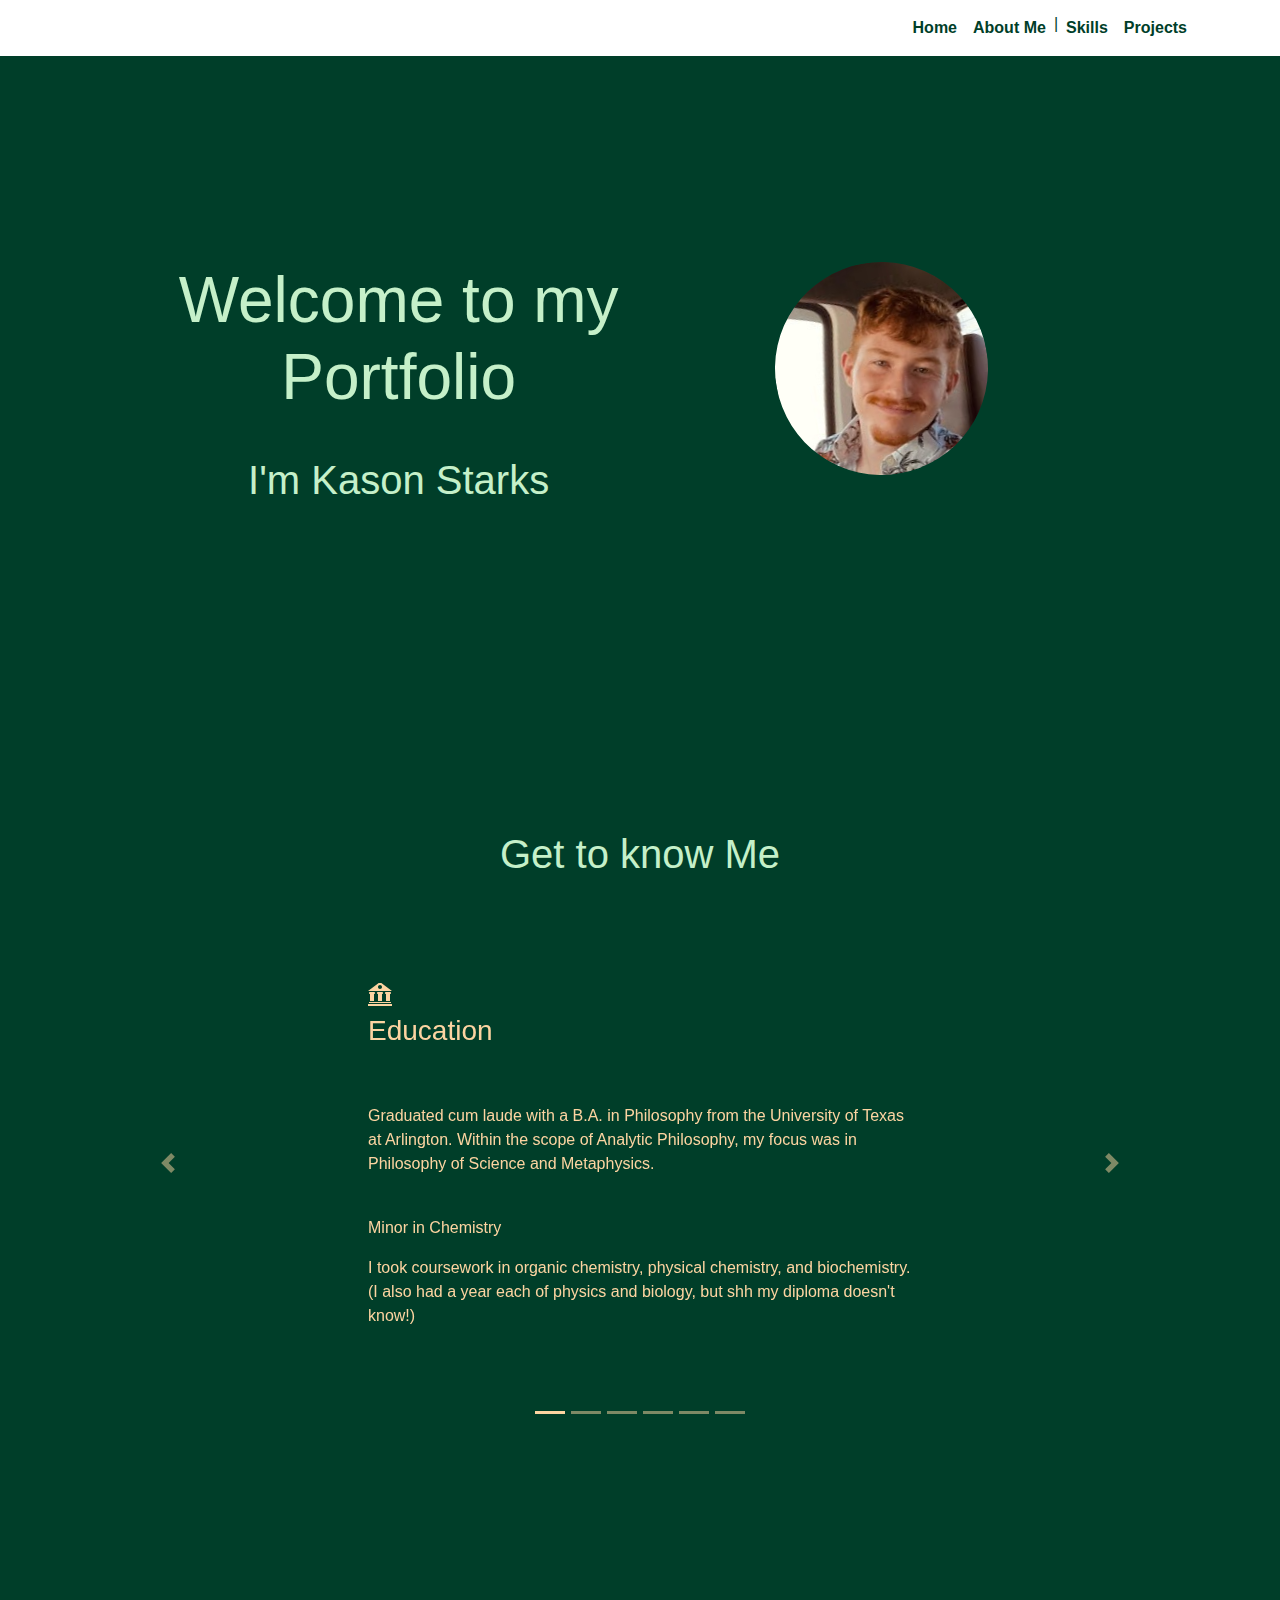
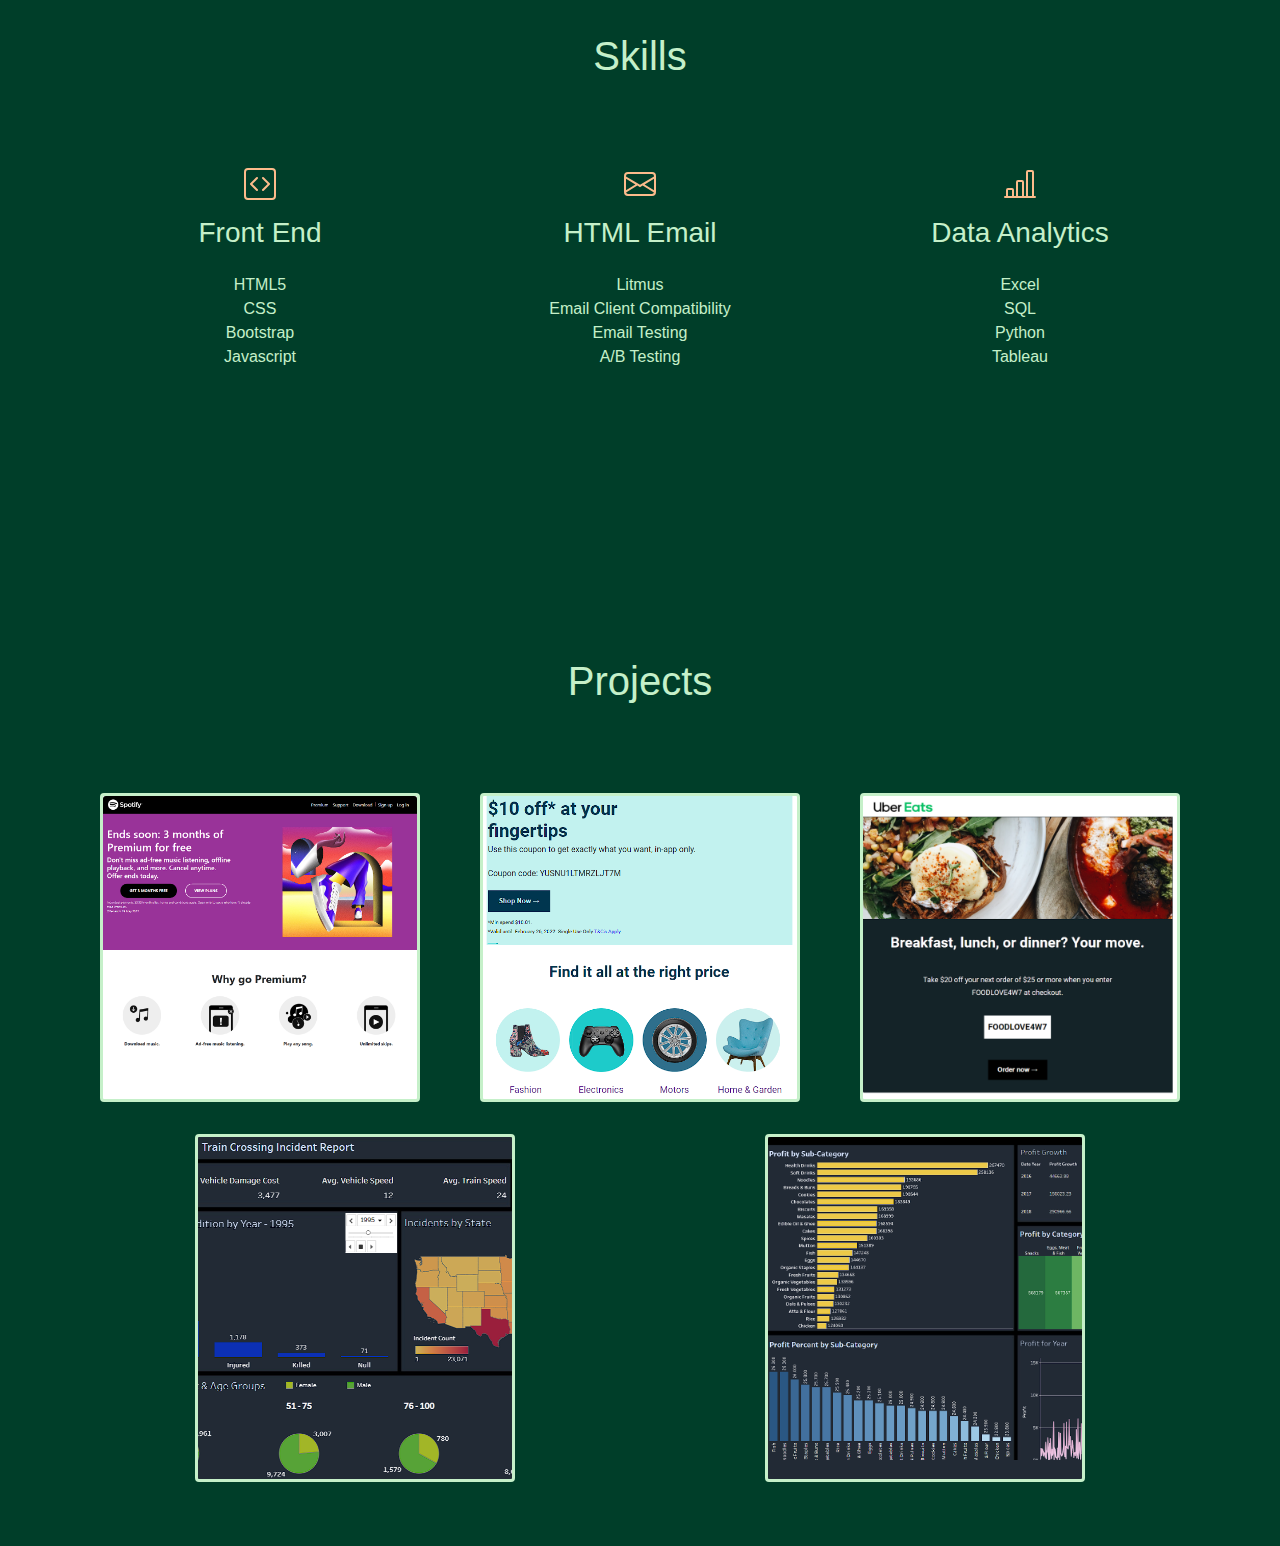
<file: index.html>
<!DOCTYPE html>
<html lang="en">
    <head>
        <meta charset="UTF-8">
        <meta name="viewport" content="width=device-width, initial-scale=1">
        <meta http-equiv="X-UA-Compatible" content="ie=edge">
        <title>Portfolio</title>
        <link rel="stylesheet" href="https://cdn.jsdelivr.net/npm/bootstrap@4.3.1/dist/css/bootstrap.min.css" integrity="sha384-ggOyR0iXCbMQv3Xipma34MD+dH/1fQ784/j6cY/iJTQUOhcWr7x9JvoRxT2MZw1T" crossorigin="anonymous">
        <link rel="stylesheet" href="style.css">
    </head>
    <body class="bg-green">

        <nav class="navbar navbar-expand-lg clr-green bg-white">
            <div class="container" id="nav-container">
                <button 
                    type="button" 
                    data-toggle="collapse" 
                    data-target="#navbarNav"  
                    class="navbar-toggler" 
                    aria-controls="navbarNav" 
                    aria-expanded="false" 
                    aria-label="Toggle">
                    <span class="navbar-toggler-icon"></span>
                </button>
                <div class="collapse navbar-collapse text-right" id="navbarNav">
                    <ul class="navbar-nav justify-content-space-between">
                        <li class="nav-item active"><a href="#section-1" class="nav-link">Home</a></li>
                        <li class="nav-item active"><a href="#section-2" class="nav-link">About Me</a></li>
                        <li class="nav-item line mt-1"><div>|</div></li>
                        <li class="nav-item active"><a href="#section-3" class="nav-link">Skills</a></li>
                        <li class="nav-item active"><a href="#section-4" class="nav-link">Projects</a></li>
                    </ul>
                </div>
            </div>
        </nav>

        <Section class="text-center" id="section-1">
            <div class="container bg-green clr-light-green">
                <div class="row">
                    <div class="col">
                        <h1>Welcome to my Portfolio</h1>
                        <h2>I'm Kason Starks</h2>
                    </div>
                    <div class="col"><img src="images\my-picture.jpg" alt="Kason Starks Profile Picture"></div>
                </div>

            </div>
        </Section>

        <section class="text-center" id="section-2">
            <div class="container clr-cream">
                <h2 class="clr-light-green pt-5">Get to know Me</h2>
                <div id="carouselIndicators" class="carousel slide" data-ride="carousel">
                    
                    <div class="carousel-inner p-5">
                        <div class="carousel-item active">
                              <div class="d-inline-block w-100" src="..." alt="First slide">
                                    <div class="slide-content">
                                        <svg width="24" height="24" xmlns="http://www.w3.org/2000/svg" fill-rule="evenodd" clip-rule="evenodd" class="svg-icon-1"><path d="M24 24h-24v-2h24v2zm-1-3h-22v-1h22v1zm-17-1.999h-4v-7.001c-.552 0-1-.448-1-1s.448-1 1-1h4c.552 0 1 .448 1 1s-.448 1-1 1v7.001zm8 0h-4v-7.001c-.552 0-1-.448-1-1s.448-1 1-1h4c.552 0 1 .448 1 1s-.448 1-1 1v7.001zm8 0h-4v-7.001c-.552 0-1-.448-1-1s.448-1 1-1h4c.552 0 1 .448 1 1s-.448 1-1 1v7.001zm-10-19.001l-12 9h24.001l-12.001-9zm0 3c1.104 0 2 .896 2 2s-.896 2-2 2-2-.896-2-2 .896-2 2-2z"/></svg>
                                        <h3 class="pb-5">Education</h3>
                                        <p>Graduated cum laude with a B.A. in Philosophy from the University of Texas at Arlington. 
                                            Within the scope of Analytic Philosophy, my focus was in Philosophy of Science and Metaphysics.</p>
                                        <br>
                                        <p>Minor in Chemistry</p>
                                        <p>I took coursework in organic chemistry, physical chemistry, and biochemistry. 
                                            (I also had a year each of physics and biology, but shh my diploma doesn't know!)</p>
                                    </div>
                                </div>
                        </div>
                        <div class="carousel-item">
                              <div class="d-block w-100" src="..." alt="Second slide">
                                    <div class="slide-content">
                                        <svg xmlns="http://www.w3.org/2000/svg" width="16" height="16" fill="currentColor" class="bi bi-code-slash svg-icon" viewBox="0 0 16 16">
                                            <path d="M10.478 1.647a.5.5 0 1 0-.956-.294l-4 13a.5.5 0 0 0 .956.294l4-13zM4.854 4.146a.5.5 0 0 1 0 .708L1.707 8l3.147 3.146a.5.5 0 0 1-.708.708l-3.5-3.5a.5.5 0 0 1 0-.708l3.5-3.5a.5.5 0 0 1 .708 0zm6.292 0a.5.5 0 0 0 0 .708L14.293 8l-3.147 3.146a.5.5 0 0 0 .708.708l3.5-3.5a.5.5 0 0 0 0-.708l-3.5-3.5a.5.5 0 0 0-.708 0z"/>
                                          </svg>
                                        <h3 class="pb-5">Coding</h3>
                                        <p>I've been studying programming languages through courses offered by Codecademy for Front End Development and BI Data Analytics</p>
                                        <p>Younger me would be blown away by what I can do now. It's definitely been a rollercoaster, 
                                            but having a background in philosophy where I dealt with logical systems regularly has been a huge help.</p>
                                    </div>
                              </div>
                        </div>
                        <div class="carousel-item">
                              <div class="d-block w-100" src="..." alt="Third slide">
                                    <div class="slide-content">
                                        <svg xmlns="http://www.w3.org/2000/svg" width="16" height="16" fill="currentColor" class="bi bi-book svg-icon" viewBox="0 0 16 16">
                                            <path d="M1 2.828c.885-.37 2.154-.769 3.388-.893 1.33-.134 2.458.063 3.112.752v9.746c-.935-.53-2.12-.603-3.213-.493-1.18.12-2.37.461-3.287.811V2.828zm7.5-.141c.654-.689 1.782-.886 3.112-.752 1.234.124 2.503.523 3.388.893v9.923c-.918-.35-2.107-.692-3.287-.81-1.094-.111-2.278-.039-3.213.492V2.687zM8 1.783C7.015.936 5.587.81 4.287.94c-1.514.153-3.042.672-3.994 1.105A.5.5 0 0 0 0 2.5v11a.5.5 0 0 0 .707.455c.882-.4 2.303-.881 3.68-1.02 1.409-.142 2.59.087 3.223.877a.5.5 0 0 0 .78 0c.633-.79 1.814-1.019 3.222-.877 1.378.139 2.8.62 3.681 1.02A.5.5 0 0 0 16 13.5v-11a.5.5 0 0 0-.293-.455c-.952-.433-2.48-.952-3.994-1.105C10.413.809 8.985.936 8 1.783z"/>
                                          </svg>
                                        <h3 class="pb-5">Philosophy</h3>
                                        <p>I fell in love with German Idealism and Hegel's Speculative Idealism within the scope of Continental Philosophy. 
                                            This has led me to pursue many avenues of research beyond philosophy like lacanian psychoanalysis and category theory.</p>
                                        <p>I continue to research and write for my own philosophical development, but I would like to see my work published down the line. 
                                            I'm also working on a literary fiction novel that tries to express this philosophical development.</p>
                                    </div>
                              </div>
                        </div>
                        <div class="carousel-item">
                            <div class="d-block w-100" src="..." alt="Fourth slide">
                                <div class="slide-content">
                                    <svg xmlns="http://www.w3.org/2000/svg" width="16" height="16" fill="currentColor" class="bi bi-house-heart-fill svg-icon" viewBox="0 0 16 16">
                                        <path d="M7.293 1.5a1 1 0 0 1 1.414 0L11 3.793V2.5a.5.5 0 0 1 .5-.5h1a.5.5 0 0 1 .5.5v3.293l2.354 2.353a.5.5 0 0 1-.708.707L8 2.207 1.354 8.853a.5.5 0 1 1-.708-.707L7.293 1.5Z"/>
                                        <path d="m14 9.293-6-6-6 6V13.5A1.5 1.5 0 0 0 3.5 15h9a1.5 1.5 0 0 0 1.5-1.5V9.293Zm-6-.811c1.664-1.673 5.825 1.254 0 5.018-5.825-3.764-1.664-6.691 0-5.018Z"/>
                                      </svg>
                                    <h3 class="pb-5">Homestead</h3>
                                    <p>In my other-other free time, I take care of a homestead with the goal of self-sufficiency.</p>
                                    <p>So far we have chickens and an ever-expanding garden, but we're excited to add goats and cows soon! 
                                        I've learned a lot about food production and storage, but I think my favorite has been making my own teas and seasonings. 
                                        Store bought basil doesn't stand a chance against fresh basil, I'm telling you!</p>
                                </div>
                            </div>
                        </div>
                        <div class="carousel-item">
                            <div class="d-block w-100" src="..." alt="Fifth slide">
                                <div class="slide-content">
                                    <svg xmlns="http://www.w3.org/2000/svg" width="16" height="16" fill="currentColor" class="bi bi-music-note-beamed svg-icon" viewBox="0 0 16 16">
                                        <path d="M6 13c0 1.105-1.12 2-2.5 2S1 14.105 1 13c0-1.104 1.12-2 2.5-2s2.5.896 2.5 2zm9-2c0 1.105-1.12 2-2.5 2s-2.5-.895-2.5-2 1.12-2 2.5-2 2.5.895 2.5 2z"/>
                                        <path fill-rule="evenodd" d="M14 11V2h1v9h-1zM6 3v10H5V3h1z"/>
                                        <path d="M5 2.905a1 1 0 0 1 .9-.995l8-.8a1 1 0 0 1 1.1.995V3L5 4V2.905z"/>
                                      </svg>
                                    <h3 class="pb-5">Guitar</h3>
                                    <p>I learned to play guitar forever ago with the help of my quantum-handed grandpa.</p>
                                    <p>Since then, I fell in love with the synchopated rythyms coming out of the Delta Blues at the turn of the century and its revival in the 60's. 
                                        There's nothing like the soulful music of sharecroppers long ago to enrich the contemporary lives of us technopeasants.
                                        Mississippi John Hurt!</p>
                                </div>
                            </div>
                          </div>
                    </div>
                    <a class="carousel-control-prev" href="#carouselIndicators" role="button" data-slide="prev">
                      <span class="carousel-control-prev-icon" aria-hidden="true"></span>
                      <span class="sr-only">Previous</span>
                    </a>
                    <a class="carousel-control-next" href="#carouselIndicators" role="button" data-slide="next">
                      <span class="carousel-control-next-icon" aria-hidden="true"></span>
                      <span class="sr-only">Next</span>
                    </a>
                    <ol class="carousel-indicators">
                        <li data-target="#carouselIndicators" data-slide-to="0" class="active"></li>
                        <li data-target="#carouselIndicators" data-slide-to="1"></li>
                        <li data-target="#carouselIndicators" data-slide-to="2"></li>
                        <li data-target="#carouselIndicators" data-slide-to="3"></li>
                        <li data-target="#carouselIndicators" data-slide-to="4"></li>
                        <li data-target="#carouselIndicators" data-slide-to="5"></li>
                      </ol> 
                </div>
            </div>
        </section>
        
        <section class="text-center" id="section-3">
            <div class="container">
                <h2 class="clr-light-green">Skills</h2>
                <div class="row row-cols-lg-2 justify-content-space-between">
                    <div class="col">
                        <svg xmlns="http://www.w3.org/2000/svg" width="16" height="16" fill="currentColor" class="bi bi-code-square svg-icon-1" viewBox="0 0 16 16">
                            <path d="M14 1a1 1 0 0 1 1 1v12a1 1 0 0 1-1 1H2a1 1 0 0 1-1-1V2a1 1 0 0 1 1-1h12zM2 0a2 2 0 0 0-2 2v12a2 2 0 0 0 2 2h12a2 2 0 0 0 2-2V2a2 2 0 0 0-2-2H2z"/>
                            <path d="M6.854 4.646a.5.5 0 0 1 0 .708L4.207 8l2.647 2.646a.5.5 0 0 1-.708.708l-3-3a.5.5 0 0 1 0-.708l3-3a.5.5 0 0 1 .708 0zm2.292 0a.5.5 0 0 0 0 .708L11.793 8l-2.647 2.646a.5.5 0 0 0 .708.708l3-3a.5.5 0 0 0 0-.708l-3-3a.5.5 0 0 0-.708 0z"/>
                        </svg>
                        <h3>Front End</h3>
                        <ul>
                            <li>HTML5</li>
                            <li>CSS</li>
                            <li>Bootstrap</li>
                            <li>Javascript</li>
                        </ul>
                    </div>
                    <div class="col">
                        <svg xmlns="http://www.w3.org/2000/svg" width="16" height="16" fill="currentColor" class="bi bi-envelope svg-icon-1" viewBox="0 0 16 16">
                            <path d="M0 4a2 2 0 0 1 2-2h12a2 2 0 0 1 2 2v8a2 2 0 0 1-2 2H2a2 2 0 0 1-2-2V4Zm2-1a1 1 0 0 0-1 1v.217l7 4.2 7-4.2V4a1 1 0 0 0-1-1H2Zm13 2.383-4.708 2.825L15 11.105V5.383Zm-.034 6.876-5.64-3.471L8 9.583l-1.326-.795-5.64 3.47A1 1 0 0 0 2 13h12a1 1 0 0 0 .966-.741ZM1 11.105l4.708-2.897L1 5.383v5.722Z"/>
                        </svg>
                        <h3>HTML Email</h3>
                        <ul>
                            <li>Litmus</li>
                            <li>Email Client Compatibility</li>
                            <li>Email Testing</li>
                            <li>A/B Testing</li>
                        </ul>
                    </div>
                    <div class="col">
                        <svg xmlns="http://www.w3.org/2000/svg" width="16" height="16" fill="currentColor" class="bi bi-bar-chart-line svg-icon-1" viewBox="0 0 16 16">
                            <path d="M11 2a1 1 0 0 1 1-1h2a1 1 0 0 1 1 1v12h.5a.5.5 0 0 1 0 1H.5a.5.5 0 0 1 0-1H1v-3a1 1 0 0 1 1-1h2a1 1 0 0 1 1 1v3h1V7a1 1 0 0 1 1-1h2a1 1 0 0 1 1 1v7h1V2zm1 12h2V2h-2v12zm-3 0V7H7v7h2zm-5 0v-3H2v3h2z"/>
                        </svg>
                        <h3>Data Analytics</h3>
                        <ul>
                            <li>Excel</li>
                            <li>SQL</li>
                            <li>Python</li>
                            <li>Tableau</li>
                        </ul>
                    </div>
                </div>
            </div>
        </section>
        
        <section class="text-center" id="section-4">
            <div class="container">
                <h2 class="clr-light-green">Projects</h2>
                <div class="row row-cols-lg-3">
                    <div class="col card-column">
                        <div class="card h-100">
                            <img class="card-img d-block" src="images\spotify-screenshot.png" alt="Spotify clone preview image">
                            <div class="overlay">
                                <div class="card-body">
                                    <h3 class="card-title">Spotify Clone</h3>
                                    <p class="card-text">Using Spotify as a style guide, I brought it to life with HTML, CSS, & Bootstrap.</p>
                                </div>
                                <div class="card-footer row">
                                    <div class="col">
                                        <a href="Spotify/premium.html" target="_blank" rel="noopener noreferrer">Project</a>
                                    </div>
                                    <div class="col">
                                        <a href="https://github.com/kcstarks/Kason-Starks-Portfolio/blob/main/Spotify/" target="_blank" rel="noopener noreferrer">Code</a>
                                    </div>
                                </div>
                            </div>
                        </div>
                    </div>
                    <div class="col card-column">
                        <div class="card h-100">
                            <img class="card-img d-block" src="images\ebay-email.png" alt="Ebay email clone preview image">
                            <div class="overlay">
                                <div class="card-body">
                                    <h3 class="card-title">Ebay Email Clone</h3>
                                    <p class="card-text">Using an Ebay email as a style guide, I brought it to life with HTML, inline CSS, and Ghost Tables for cross-platform compatibility.</p>
                                </div>
                                <div class="card-footer row">
                                    <div class="col">
                                        <a href="newsletter.html" target="_blank" rel="noopener noreferrer">Project</a>
                                    </div>
                                    <div class="col">
                                        <a href="https://github.com/kcstarks/Kason-Starks-Portfolio/blob/main/newsletter.html" target="_blank" rel="noopener noreferrer">Code</a>
                                    </div>
                                </div>
                            </div>
                        </div>
                    </div>

                    <div class="col card-column">
                        <div class="card h-100">
                            <img class="card-img d-block" src="images\ubereats-email.png" alt="UberEats email clone preview image">
                            <div class="overlay">
                                <div class="card-body">
                                    <h3 class="card-title">UberEats Email Clone</h3>
                                    <p class="card-text">Using an UberEats email as a style guide, I brought it to life with HTML, inline CSS, and Ghost Tables for cross-platform compatibility.</p>
                                </div>
                                <div class="card-footer row">
                                    <div class="col">
                                        <a href="promotional-email.html" target="_blank" rel="noopener noreferrer">Project</a>
                                    </div>
                                    <div class="col">
                                        <a href="https://github.com/kcstarks/Kason-Starks-Portfolio/blob/main/promotional-email.html" target="_blank" rel="noopener noreferrer">Code</a>
                                    </div>
                                </div>
                            </div>
                        </div>
                    </div>

                    <div class="col card-column">
                        <div class="card h-100 bg-dblue">
                            <img class="card-img d-block" src="images\newnewtrainpic-c3.png" alt="Train crossing incident data dashboard preview image">
                            <div class="overlay">
                                <div class="card-body">
                                    <h3 class="card-title">Train Crossing Incident Report</h3>
                                    <p class="card-text">Dataset from Kaggle cleaned up with Python and visualized in Tableau.</p>
                                </div>
                                <div class="card-footer row">
                                    <div class="col">
                                        <a href="https://public.tableau.com/app/profile/kason4451/viz/TrainCrossingIncidents/Dashboard1" target="_blank" rel="noopener noreferrer">Project</a>
                                    </div>
                                    <div class="col">
                                        <a href="https://github.com/kcstarks/Kason-Starks-Portfolio/blob/main/trains.py" target="_blank" rel="noopener noreferrer">Python Code</a>
                                    </div>
                                </div>
                            </div>
                        </div>
                    </div>
                    <div class="col card-column">
                        <div class="card h-100 bg-dblue">
                            <img class="card-img d-block" src="images\grocery_sales_bg_new-c3.png" alt="Grocery sales data dashboard preview image">
                            <div class="overlay">
                                <div class="card-body">
                                    <h3 class="card-title">Tamil Nadu Grocery Sales Report</h3>
                                    <p class="card-text">Dataset from Kaggle cleaned up with SQL and visualized in Tableau.</p>
                                </div>
                                <div class="card-footer row">
                                    <div class="col">
                                        <a href="https://public.tableau.com/app/profile/kason4451/viz/GrocerySales-TamilNadu/Dashboard1" target="_blank" rel="noopener noreferrer">Project</a>
                                    </div>
                                    <div class="col">
                                        <a href="https://github.com/kcstarks/Kason-Starks-Portfolio/blob/main/grocery_sales_query.sql" target="_blank" rel="noopener noreferrer">SQL Code</a>
                                    </div>
                                </div>
                            </div>
                        </div>
                    </div>
                </div>
            </div>
        </section>



        <script src="https://code.jquery.com/jquery-3.3.1.slim.min.js" integrity="sha384-q8i/X+965DzO0rT7abK41JStQIAqVgRVzpbzo5smXKp4YfRvH+8abtTE1Pi6jizo" crossorigin="anonymous"></script>
        <script src="https://cdn.jsdelivr.net/npm/popper.js@1.14.7/dist/umd/popper.min.js" integrity="sha384-UO2eT0CpHqdSJQ6hJty5KVphtPhzWj9WO1clHTMGa3JDZwrnQq4sF86dIHNDz0W1" crossorigin="anonymous"></script>
        <script src="https://cdn.jsdelivr.net/npm/bootstrap@4.3.1/dist/js/bootstrap.min.js" integrity="sha384-JjSmVgyd0p3pXB1rRibZUAYoIIy6OrQ6VrjIEaFf/nJGzIxFDsf4x0xIM+B07jRM" crossorigin="anonymous"></script>
    </body>
</html>
</file>
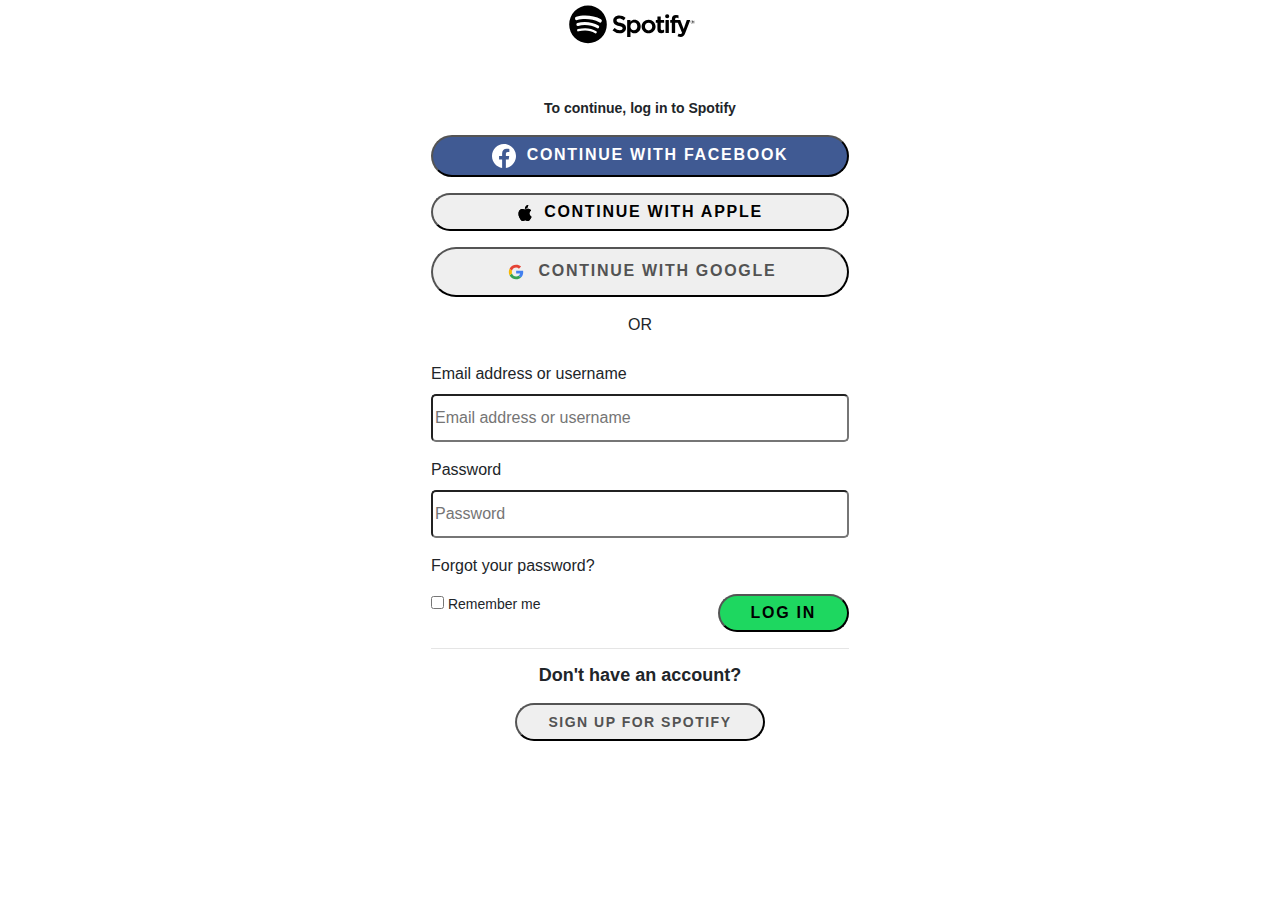
<file: Spotify/login.html>
<!DOCTYPE html>
<html lang="en">
    <head>
        <meta charset="UTF-8">
        <meta name="viewport" content="width=device-width, initial-scale=1">
        <meta http-equiv="X-UA-Compatible" content="ie=edge">
        <title>Spotify Login</title>
        <link rel="stylesheet" href="https://cdn.jsdelivr.net/npm/bootstrap@4.3.1/dist/css/bootstrap.min.css" integrity="sha384-ggOyR0iXCbMQv3Xipma34MD+dH/1fQ784/j6cY/iJTQUOhcWr7x9JvoRxT2MZw1T" crossorigin="anonymous">
        <link rel="stylesheet" href="login.css">
    </head>

    <body>
    
        <section class="text-center" id="header">
            <div class="container">
                <a href="spotify.html" class="navbar-brand mb-0">
                    <svg class="nav-logo d-inline-block" width="132px" height="40px" viewBox="0 0 63 20" xmlns="http://www.w3.org/2000/svg" preserveAspectRatio="xMidYMin meet">
                        <g fill-rule="evenodd" class="svelte-1gcdbl9"><path d="M61.842 9.506a1.02 1.02 0 0 1-1.023-1.024c0-.562.453-1.03 1.029-1.03a1.02 1.02 0 0 1 1.023 1.024 1.03 1.03 0 0 1-1.029 1.03m.006-1.952a.915.915 0 0 0-.922.928c0 .51.394.921.916.921a.916.916 0 0 0 .922-.927.908.908 0 0 0-.916-.922m.226 1.027l.29.406h-.244l-.26-.372h-.225v.372h-.204V7.912h.48c.249 0 .413.128.413.343 0 .176-.102.284-.25.326m-.172-.485h-.267v.34h.267c.133 0 .212-.065.212-.17 0-.11-.08-.17-.212-.17m-12.804-3.52a1.043 1.043 0 1 0-.001 2.086 1.043 1.043 0 0 0 0-2.087m.72 2.89h-1.454a.107.107 0 0 0-.106.107v6.346c0 .06.047.107.106.107h1.455a.107.107 0 0 0 .107-.107V7.572a.107.107 0 0 0-.107-.107m3.233.006v-.2c0-.592.227-.856.736-.856.303 0 .546.06.82.152a.106.106 0 0 0 .14-.102V5.24a.107.107 0 0 0-.076-.102 3.993 3.993 0 0 0-1.21-.174c-1.343 0-2.053.757-2.053 2.188v.308h-.699a.107.107 0 0 0-.107.106v1.257c0 .059.048.107.107.107h.699v4.99c0 .058.047.106.106.106h1.455a.107.107 0 0 0 .106-.107v-4.99h1.358l2.081 4.99c-.236.523-.468.628-.785.628-.257 0-.527-.077-.803-.228a.109.109 0 0 0-.084-.008.106.106 0 0 0-.063.058l-.493 1.081a.106.106 0 0 0 .045.138c.515.279.98.398 1.554.398 1.074 0 1.668-.5 2.191-1.847L60.6 7.617a.106.106 0 0 0-.099-.146h-1.514a.107.107 0 0 0-.1.072l-1.552 4.431-1.7-4.434a.106.106 0 0 0-.099-.069h-2.485m-5.577-.006h-1.6V5.828a.106.106 0 0 0-.107-.106h-1.455a.107.107 0 0 0-.106.106v1.637h-.7a.106.106 0 0 0-.106.107v1.25c0 .059.048.107.106.107h.7v3.234c0 1.308.65 1.97 1.934 1.97.522 0 .954-.107 1.362-.338a.106.106 0 0 0 .054-.093v-1.19a.106.106 0 0 0-.154-.096c-.28.141-.551.206-.854.206-.467 0-.675-.211-.675-.686V8.929h1.6a.106.106 0 0 0 .107-.107v-1.25a.106.106 0 0 0-.106-.107m-7.671-.133c-1.96 0-3.497 1.51-3.497 3.437 0 1.907 1.526 3.4 3.473 3.4 1.967 0 3.508-1.504 3.508-3.424 0-1.914-1.53-3.413-3.484-3.413m0 5.362c-1.043 0-1.83-.838-1.83-1.95 0-1.115.76-1.924 1.806-1.924 1.05 0 1.84.838 1.84 1.95 0 1.115-.763 1.924-1.816 1.924m-7.014-5.362c-.82 0-1.492.323-2.046.984v-.744a.107.107 0 0 0-.106-.107h-1.455a.107.107 0 0 0-.106.107v8.27c0 .058.048.106.106.106h1.455a.107.107 0 0 0 .106-.106v-2.61c.555.621 1.227.925 2.046.925 1.522 0 3.063-1.172 3.063-3.412s-1.54-3.413-3.063-3.413m1.372 3.413c0 1.14-.703 1.937-1.709 1.937-.995 0-1.745-.833-1.745-1.937s.75-1.937 1.745-1.937c.99 0 1.71.814 1.71 1.937m-8.437-1.81c-1.624-.388-1.913-.66-1.913-1.231 0-.54.508-.903 1.264-.903.732 0 1.459.275 2.22.843a.107.107 0 0 0 .15-.023l.794-1.119a.107.107 0 0 0-.02-.144c-.906-.728-1.927-1.081-3.12-1.081-1.755 0-2.98 1.052-2.98 2.559 0 1.615 1.057 2.187 2.884 2.628 1.554.358 1.817.658 1.817 1.195 0 .594-.53.963-1.385.963-.948 0-1.721-.32-2.587-1.068a.11.11 0 0 0-.078-.026.105.105 0 0 0-.073.038l-.89 1.058a.105.105 0 0 0 .011.148 5.303 5.303 0 0 0 3.581 1.373c1.89 0 3.112-1.033 3.112-2.631 0-1.351-.807-2.098-2.787-2.58M9.507.305a9.41 9.41 0 1 0 0 18.82 9.41 9.41 0 0 0 0-18.82m4.316 13.572a.586.586 0 0 1-.807.195c-2.21-1.35-4.99-1.655-8.266-.907a.586.586 0 1 1-.261-1.143c3.584-.82 6.659-.467 9.139 1.049.276.169.363.53.195.806m1.15-2.562a.734.734 0 0 1-1.008.242c-2.529-1.555-6.385-2.005-9.377-1.097a.735.735 0 0 1-.426-1.404c3.418-1.037 7.666-.534 10.57 1.25a.734.734 0 0 1 .242 1.01m.1-2.669C12.04 6.846 7.036 6.68 4.141 7.56a.88.88 0 1 1-.511-1.684c3.323-1.01 8.849-.814 12.34 1.258a.88.88 0 0 1-.898 1.514"/>
                        </g>
                    </svg>
                </a>
            </div>
        </section>

        <section class="text-center" id="section-main">
            <div class="container">
                <div class="row">
                    <div class="col">
                        <p class="fs-14">To continue, log in to Spotify</p>
                        <ul>
                            <li>
                                <button type="button" class="button fb-button">
                                    <a href="#">
                                        <div>
                                            <svg xmlns="http://www.w3.org/2000/svg" width="16" height="16" fill="currentColor" id="fb" class="bi bi-facebook" viewBox="0 0 16 16">
                                                <path d="M16 8.049c0-4.446-3.582-8.05-8-8.05C3.58 0-.002 3.603-.002 8.05c0 4.017 2.926 7.347 6.75 7.951v-5.625h-2.03V8.05H6.75V6.275c0-2.017 1.195-3.131 3.022-3.131.876 0 1.791.157 1.791.157v1.98h-1.009c-.993 0-1.303.621-1.303 1.258v1.51h2.218l-.354 2.326H9.25V16c3.824-.604 6.75-3.934 6.75-7.951z"/>
                                            </svg>
                                            <span>CONTINUE WITH FACEBOOK</span>
                                        </div>
                                    </a>
                                </button>
                            </li>
                            <li>
                                <button type="button" class="button apple-button">
                                    <a href="#">
                                        <div>
                                            <svg xmlns="http://www.w3.org/2000/svg" width="16" height="16" fill="currentColor" class="bi bi-apple" viewBox="0 0 16 16">
                                                <path d="M11.182.008C11.148-.03 9.923.023 8.857 1.18c-1.066 1.156-.902 2.482-.878 2.516.024.034 1.52.087 2.475-1.258.955-1.345.762-2.391.728-2.43Zm3.314 11.733c-.048-.096-2.325-1.234-2.113-3.422.212-2.189 1.675-2.789 1.698-2.854.023-.065-.597-.79-1.254-1.157a3.692 3.692 0 0 0-1.563-.434c-.108-.003-.483-.095-1.254.116-.508.139-1.653.589-1.968.607-.316.018-1.256-.522-2.267-.665-.647-.125-1.333.131-1.824.328-.49.196-1.422.754-2.074 2.237-.652 1.482-.311 3.83-.067 4.56.244.729.625 1.924 1.273 2.796.576.984 1.34 1.667 1.659 1.899.319.232 1.219.386 1.843.067.502-.308 1.408-.485 1.766-.472.357.013 1.061.154 1.782.539.571.197 1.111.115 1.652-.105.541-.221 1.324-1.059 2.238-2.758.347-.79.505-1.217.473-1.282Z"/>
                                                <path d="M11.182.008C11.148-.03 9.923.023 8.857 1.18c-1.066 1.156-.902 2.482-.878 2.516.024.034 1.52.087 2.475-1.258.955-1.345.762-2.391.728-2.43Zm3.314 11.733c-.048-.096-2.325-1.234-2.113-3.422.212-2.189 1.675-2.789 1.698-2.854.023-.065-.597-.79-1.254-1.157a3.692 3.692 0 0 0-1.563-.434c-.108-.003-.483-.095-1.254.116-.508.139-1.653.589-1.968.607-.316.018-1.256-.522-2.267-.665-.647-.125-1.333.131-1.824.328-.49.196-1.422.754-2.074 2.237-.652 1.482-.311 3.83-.067 4.56.244.729.625 1.924 1.273 2.796.576.984 1.34 1.667 1.659 1.899.319.232 1.219.386 1.843.067.502-.308 1.408-.485 1.766-.472.357.013 1.061.154 1.782.539.571.197 1.111.115 1.652-.105.541-.221 1.324-1.059 2.238-2.758.347-.79.505-1.217.473-1.282Z"/>
                                            </svg>
                                            <span>CONTINUE WITH APPLE</span>
                                        </div>
                                    </a>
                                </button>
                            </li>
                            <li>
                                <button type="button" class="button g-button">
                                    <a href="#">
                                        <div>
                                            <?xml version="1.0" ?><svg id="Capa_1" version="1.1" viewBox="0 0 150 150" xml:space="preserve" xmlns="http://www.w3.org/2000/svg" xmlns:xlink="http://www.w3.org/1999/xlink"><g><path class="st14" d="M120,76.1c0-3.1-0.3-6.3-0.8-9.3H75.9v17.7h24.8c-1,5.7-4.3,10.7-9.2,13.9l14.8,11.5   C115,101.8,120,90,120,76.1L120,76.1z"/><path class="st15" d="M75.9,120.9c12.4,0,22.8-4.1,30.4-11.1L91.5,98.4c-4.1,2.8-9.4,4.4-15.6,4.4c-12,0-22.1-8.1-25.8-18.9   L34.9,95.6C42.7,111.1,58.5,120.9,75.9,120.9z"/><path class="st12" d="M50.1,83.8c-1.9-5.7-1.9-11.9,0-17.6L34.9,54.4c-6.5,13-6.5,28.3,0,41.2L50.1,83.8z"/><path class="st13" d="M75.9,47.3c6.5-0.1,12.9,2.4,17.6,6.9L106.6,41C98.3,33.2,87.3,29,75.9,29.1c-17.4,0-33.2,9.8-41,25.3   l15.2,11.8C53.8,55.3,63.9,47.3,75.9,47.3z"/></g></svg>
                                            <span>CONTINUE WITH GOOGLE</span>
                                        </div>
                                    </a>
                                </button>  
                            </li>
                            <li class="or"><hr><span>OR</span><hr></li>
                        </ul>

                        <div class="form text-left">
                            <label for="email">Email address or username</label>
                            <input type="text" name="email" placeholder="Email address or username">

                            <label for="password">Password</label>
                            <input type="text" name="password" placeholder="Password">

                            <a href="#">Forgot your password?</a>
                            <div class="form-foot">
                                <div class="check fs-14">
                                    <input type="checkbox" name="remember">
                                    <label for="remember">Remember me</label>
                                </div>
                                <button type="button" class="button login-button">
                                    <a href="#">
                                        <div><span>LOG IN</span></div>
                                    </a>
                                </button> 
                            </div>
                        </div>

                        <hr>
                        
                        <div class="signup">
                            <h2 class="fs-18">Don't have an account?</h2>
                            <button type="button" class="button clr-gray fs-14">
                                <a href="#">
                                    <div><span>SIGN UP FOR SPOTIFY</span></div>
                                </a>
                            </button> 
                        </div>

                    </div>
                </div>
            </div>
        </section>














        
        <script src="https://code.jquery.com/jquery-3.3.1.slim.min.js" integrity="sha384-q8i/X+965DzO0rT7abK41JStQIAqVgRVzpbzo5smXKp4YfRvH+8abtTE1Pi6jizo" crossorigin="anonymous"></script>
        <script src="https://cdn.jsdelivr.net/npm/popper.js@1.14.7/dist/umd/popper.min.js" integrity="sha384-UO2eT0CpHqdSJQ6hJty5KVphtPhzWj9WO1clHTMGa3JDZwrnQq4sF86dIHNDz0W1" crossorigin="anonymous"></script>
        <script src="https://cdn.jsdelivr.net/npm/bootstrap@4.3.1/dist/js/bootstrap.min.js" integrity="sha384-JjSmVgyd0p3pXB1rRibZUAYoIIy6OrQ6VrjIEaFf/nJGzIxFDsf4x0xIM+B07jRM" crossorigin="anonymous"></script>
    </body>
</html>
</file>
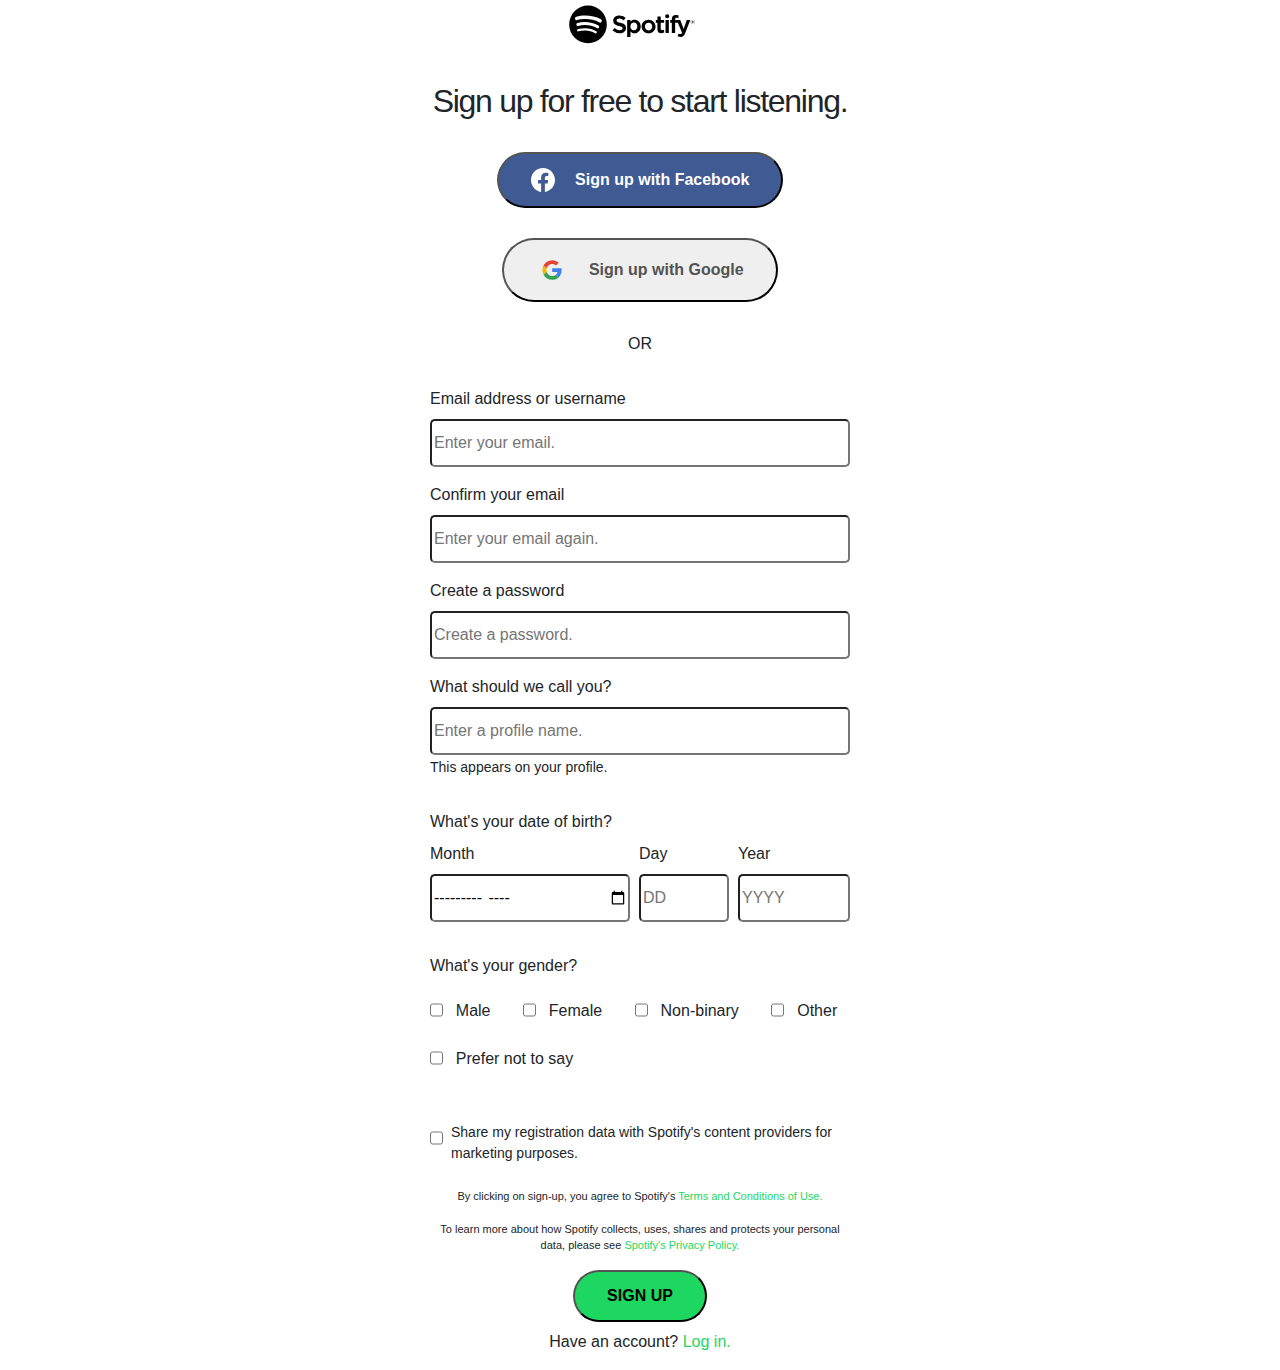
<file: Spotify/signup.html>
<!DOCTYPE html>
<html lang="en">
    <head>
        <meta charset="UTF-8">
        <meta name="viewport" content="width=device-width, initial-scale=1">
        <meta http-equiv="X-UA-Compatible" content="ie=edge">
        <title>Spotify Sign up</title>
        <link rel="stylesheet" href="https://cdn.jsdelivr.net/npm/bootstrap@4.3.1/dist/css/bootstrap.min.css" integrity="sha384-ggOyR0iXCbMQv3Xipma34MD+dH/1fQ784/j6cY/iJTQUOhcWr7x9JvoRxT2MZw1T" crossorigin="anonymous">
        <link rel="stylesheet" href="signup.css">
    </head>

    <body>
    
        <section class="text-center" id="header">
            <div class="container">
                <a href="spotify.html" class="navbar-brand mb-0">
                    <svg class="nav-logo d-inline-block" width="132px" height="40px" viewBox="0 0 63 20" xmlns="http://www.w3.org/2000/svg" preserveAspectRatio="xMidYMin meet">
                        <g fill-rule="evenodd" class="svelte-1gcdbl9"><path d="M61.842 9.506a1.02 1.02 0 0 1-1.023-1.024c0-.562.453-1.03 1.029-1.03a1.02 1.02 0 0 1 1.023 1.024 1.03 1.03 0 0 1-1.029 1.03m.006-1.952a.915.915 0 0 0-.922.928c0 .51.394.921.916.921a.916.916 0 0 0 .922-.927.908.908 0 0 0-.916-.922m.226 1.027l.29.406h-.244l-.26-.372h-.225v.372h-.204V7.912h.48c.249 0 .413.128.413.343 0 .176-.102.284-.25.326m-.172-.485h-.267v.34h.267c.133 0 .212-.065.212-.17 0-.11-.08-.17-.212-.17m-12.804-3.52a1.043 1.043 0 1 0-.001 2.086 1.043 1.043 0 0 0 0-2.087m.72 2.89h-1.454a.107.107 0 0 0-.106.107v6.346c0 .06.047.107.106.107h1.455a.107.107 0 0 0 .107-.107V7.572a.107.107 0 0 0-.107-.107m3.233.006v-.2c0-.592.227-.856.736-.856.303 0 .546.06.82.152a.106.106 0 0 0 .14-.102V5.24a.107.107 0 0 0-.076-.102 3.993 3.993 0 0 0-1.21-.174c-1.343 0-2.053.757-2.053 2.188v.308h-.699a.107.107 0 0 0-.107.106v1.257c0 .059.048.107.107.107h.699v4.99c0 .058.047.106.106.106h1.455a.107.107 0 0 0 .106-.107v-4.99h1.358l2.081 4.99c-.236.523-.468.628-.785.628-.257 0-.527-.077-.803-.228a.109.109 0 0 0-.084-.008.106.106 0 0 0-.063.058l-.493 1.081a.106.106 0 0 0 .045.138c.515.279.98.398 1.554.398 1.074 0 1.668-.5 2.191-1.847L60.6 7.617a.106.106 0 0 0-.099-.146h-1.514a.107.107 0 0 0-.1.072l-1.552 4.431-1.7-4.434a.106.106 0 0 0-.099-.069h-2.485m-5.577-.006h-1.6V5.828a.106.106 0 0 0-.107-.106h-1.455a.107.107 0 0 0-.106.106v1.637h-.7a.106.106 0 0 0-.106.107v1.25c0 .059.048.107.106.107h.7v3.234c0 1.308.65 1.97 1.934 1.97.522 0 .954-.107 1.362-.338a.106.106 0 0 0 .054-.093v-1.19a.106.106 0 0 0-.154-.096c-.28.141-.551.206-.854.206-.467 0-.675-.211-.675-.686V8.929h1.6a.106.106 0 0 0 .107-.107v-1.25a.106.106 0 0 0-.106-.107m-7.671-.133c-1.96 0-3.497 1.51-3.497 3.437 0 1.907 1.526 3.4 3.473 3.4 1.967 0 3.508-1.504 3.508-3.424 0-1.914-1.53-3.413-3.484-3.413m0 5.362c-1.043 0-1.83-.838-1.83-1.95 0-1.115.76-1.924 1.806-1.924 1.05 0 1.84.838 1.84 1.95 0 1.115-.763 1.924-1.816 1.924m-7.014-5.362c-.82 0-1.492.323-2.046.984v-.744a.107.107 0 0 0-.106-.107h-1.455a.107.107 0 0 0-.106.107v8.27c0 .058.048.106.106.106h1.455a.107.107 0 0 0 .106-.106v-2.61c.555.621 1.227.925 2.046.925 1.522 0 3.063-1.172 3.063-3.412s-1.54-3.413-3.063-3.413m1.372 3.413c0 1.14-.703 1.937-1.709 1.937-.995 0-1.745-.833-1.745-1.937s.75-1.937 1.745-1.937c.99 0 1.71.814 1.71 1.937m-8.437-1.81c-1.624-.388-1.913-.66-1.913-1.231 0-.54.508-.903 1.264-.903.732 0 1.459.275 2.22.843a.107.107 0 0 0 .15-.023l.794-1.119a.107.107 0 0 0-.02-.144c-.906-.728-1.927-1.081-3.12-1.081-1.755 0-2.98 1.052-2.98 2.559 0 1.615 1.057 2.187 2.884 2.628 1.554.358 1.817.658 1.817 1.195 0 .594-.53.963-1.385.963-.948 0-1.721-.32-2.587-1.068a.11.11 0 0 0-.078-.026.105.105 0 0 0-.073.038l-.89 1.058a.105.105 0 0 0 .011.148 5.303 5.303 0 0 0 3.581 1.373c1.89 0 3.112-1.033 3.112-2.631 0-1.351-.807-2.098-2.787-2.58M9.507.305a9.41 9.41 0 1 0 0 18.82 9.41 9.41 0 0 0 0-18.82m4.316 13.572a.586.586 0 0 1-.807.195c-2.21-1.35-4.99-1.655-8.266-.907a.586.586 0 1 1-.261-1.143c3.584-.82 6.659-.467 9.139 1.049.276.169.363.53.195.806m1.15-2.562a.734.734 0 0 1-1.008.242c-2.529-1.555-6.385-2.005-9.377-1.097a.735.735 0 0 1-.426-1.404c3.418-1.037 7.666-.534 10.57 1.25a.734.734 0 0 1 .242 1.01m.1-2.669C12.04 6.846 7.036 6.68 4.141 7.56a.88.88 0 1 1-.511-1.684c3.323-1.01 8.849-.814 12.34 1.258a.88.88 0 0 1-.898 1.514"/>
                        </g>
                    </svg>
                </a>
            </div>
        </section>

        <section class="text-center" id="section-main">
            <div class="container">
                <div class="row">
                    <div class="col">
                        <h2 class="fs-32">Sign up for free to start listening.</h2>
                        <ul>
                            <li>
                                <button type="button" class="button fb-button">
                                    <a href="#">
                                        <div>
                                            <svg xmlns="http://www.w3.org/2000/svg" width="16" height="16" fill="currentColor" id="fb" class="bi bi-facebook" viewBox="0 0 16 16">
                                                <path d="M16 8.049c0-4.446-3.582-8.05-8-8.05C3.58 0-.002 3.603-.002 8.05c0 4.017 2.926 7.347 6.75 7.951v-5.625h-2.03V8.05H6.75V6.275c0-2.017 1.195-3.131 3.022-3.131.876 0 1.791.157 1.791.157v1.98h-1.009c-.993 0-1.303.621-1.303 1.258v1.51h2.218l-.354 2.326H9.25V16c3.824-.604 6.75-3.934 6.75-7.951z"/>
                                            </svg>
                                            <span>Sign up with Facebook</span>
                                        </div>
                                    </a>
                                </button>
                            </li>
                            <li>
                                <button type="button" class="button g-button">
                                    <a href="#">
                                        <div>
                                            <?xml version="1.0" ?><svg id="Capa_1" version="1.1" viewBox="0 0 150 150" xml:space="preserve" xmlns="http://www.w3.org/2000/svg" xmlns:xlink="http://www.w3.org/1999/xlink"><g><path class="st14" d="M120,76.1c0-3.1-0.3-6.3-0.8-9.3H75.9v17.7h24.8c-1,5.7-4.3,10.7-9.2,13.9l14.8,11.5   C115,101.8,120,90,120,76.1L120,76.1z"/><path class="st15" d="M75.9,120.9c12.4,0,22.8-4.1,30.4-11.1L91.5,98.4c-4.1,2.8-9.4,4.4-15.6,4.4c-12,0-22.1-8.1-25.8-18.9   L34.9,95.6C42.7,111.1,58.5,120.9,75.9,120.9z"/><path class="st12" d="M50.1,83.8c-1.9-5.7-1.9-11.9,0-17.6L34.9,54.4c-6.5,13-6.5,28.3,0,41.2L50.1,83.8z"/><path class="st13" d="M75.9,47.3c6.5-0.1,12.9,2.4,17.6,6.9L106.6,41C98.3,33.2,87.3,29,75.9,29.1c-17.4,0-33.2,9.8-41,25.3   l15.2,11.8C53.8,55.3,63.9,47.3,75.9,47.3z"/></g></svg>
                                            <span>Sign up with Google</span>
                                        </div>
                                    </a>
                                </button>  
                            </li>
                            <li class="or"><hr class="clr-gray"><span>OR</span><hr class="clr-gray"></li>
                        </ul>

                        <div class="form text-left">
                            <label for="email">Email address or username</label><br>
                            <input type="text" name="email" placeholder="Enter your email."><br>

                            <label for="email-confirm">Confirm your email</label><br>
                            <input type="text" name="email-confirm" placeholder="Enter your email again."><br>

                            <label for="create-password">Create a password</label><br>
                            <input type="text" name="create-password" placeholder="Create a password."><br>

                            <label for="name">What should we call you?</label><br>
                            <input type="text" name="name" placeholder="Enter a profile name."><br>
                            <span><label for="name" class="fs-14">This appears on your profile.</label></span><br>

                            <label for="dob_group">What's your date of birth?</label> 
                            <div class="dob_group">
                                <div>
                                    <label for="month">Month</label><br>
                                    <input type="month" name="month" placeholder="Month">
                                </div>
                                <div>
                                    <label for="day">Day</label><br>
                                    <input type="day" name="day" placeholder="DD"> 
                                </div>
                                <div>
                                    <label for="year">Year</label><br>
                                    <input type="year" name="year" placeholder="YYYY">  
                                </div>
                            </div>

                            <label for="gender_group">What's your gender?</label>
                            <div class="gender_group">
                                <div class="gender_col">
                                    <input type="checkbox" name="male"><br>
                                    <label for="male">Male</label>
                                </div>
                                <div class="gender_col">
                                    <input type="checkbox" name="female"><br>
                                    <label for="female">Female</label>
                                </div>
                                <div class="gender_col">
                                    <input type="checkbox" name="non-binary"><br>
                                    <label for="non-binary">Non-binary</label>
                                </div>
                                <div class="gender_col">
                                    <input type="checkbox" name="other"><br>
                                    <label for="other">Other</label>
                                </div>
                                <div class="gender_col">
                                    <input type="checkbox" name="na"><br>
                                    <label for="na">Prefer not to say</label>
                                </div>
                            </div>
                            
                            <div class="shareinfo">
                                <input type="checkbox" name="share">
                                <label for="share" class="fs-14">Share my registration data with Spotify's content providers for marketing purposes.</label>
                            </div>

                        
                        <div class="signup text-center">
                            <p class="fs-11">By clicking on sign-up, you agree to Spotify's <a href="#" class="clr-green">Terms and Conditions of Use.</a></p>
                            <p class="fs-11">To learn more about how Spotify collects, uses, shares and protects your personal data, please see<a href="#" class="clr-green"> Spotify's Privacy Policy.</a></p>
                            <button type="button" class="button button-signup">
                                <a href="#">
                                    <div><span>SIGN UP</span></div>
                                </a>
                            </button> 
                            <p>Have an account? <a href="#" class="clr-green">Log in.</a></p>
                        </div>
                    </div>
                </div>
            </div>
        </section>














        
        <script src="https://code.jquery.com/jquery-3.3.1.slim.min.js" integrity="sha384-q8i/X+965DzO0rT7abK41JStQIAqVgRVzpbzo5smXKp4YfRvH+8abtTE1Pi6jizo" crossorigin="anonymous"></script>
        <script src="https://cdn.jsdelivr.net/npm/popper.js@1.14.7/dist/umd/popper.min.js" integrity="sha384-UO2eT0CpHqdSJQ6hJty5KVphtPhzWj9WO1clHTMGa3JDZwrnQq4sF86dIHNDz0W1" crossorigin="anonymous"></script>
        <script src="https://cdn.jsdelivr.net/npm/bootstrap@4.3.1/dist/js/bootstrap.min.js" integrity="sha384-JjSmVgyd0p3pXB1rRibZUAYoIIy6OrQ6VrjIEaFf/nJGzIxFDsf4x0xIM+B07jRM" crossorigin="anonymous"></script>
    </body>
</html>
</file>
<file: style.css>
:root{

    --light-green: #c5f0c9;
    --green: #003e29;
    --white: #fff;
    --black: #000;
    --dblue: #222A35;
    --cream: #FCD4A1;
    --burgundy: #7b060b;
}

/*//////////////////////////////////    Color Classes   /////////////////////////////////////*/

.bg-light-green{background-color: var(--light-green);}
.bg-green{background-color: var(--green);} 
.bg-white{background-color: var(--white);}
.bg-black{background-color: var(--black);}
.bg-dblue{background-color: var(--dblue);}
.bg-cream{background-color: var(--cream);}
.bg-burgundy{background-color: var(--burgundy);}


.clr-light-green{color: var(--light-green);}
.clr-green{color: var(--green);}
.clr-white{color: var(--white);}
.clr-black{color: var(--black);}
.clr-dblue{color: var(--dblue);}
.clr-cream{color: var(--cream);}
.clr-burgundy{color: var(--burgundy);}





/*//////////////////////////////////    General Cleanup & Global  /////////////////////////////////////*/

a{
    text-decoration: none;
    color: inherit;
    margin: 0;
    padding: 0;
}

a:hover{
    text-decoration: none;
    color: inherit;
}

ul, li{
    list-style: none;
    padding: 0;
}

h2{font-size: 2.5rem;}




/*//////////////////////////////////    Navigation   /////////////////////////////////////*/

#navbarNav, 
#nav-container{justify-content: end;}

.nav-link:hover{text-decoration: underline var(--burgundy);}

.nav-link{font-weight: 600;}

.navbar-toggler-icon{background-image: url("data:image/svg+xml;charset=utf8,%3Csvg viewBox='0 0 32 32' xmlns='http://www.w3.org/2000/svg'%3E%3Cpath stroke='%23003e29' stroke-width='2' stroke-linecap='round' stroke-miterlimit='10' d='M4 8h24M4 16h24M4 24h24'/%3E%3C/svg%3E");}

.line{padding-right: 0;}




/*//////////////////////////////////    Section 1  /////////////////////////////////////*/

#section-1{padding: 2rem;}

#section-1 .container{
    height: 70vh;
    display: flex;
    justify-content: center;
    align-items: center;
}

#section-1 h1{font-size: 4rem;}
#section-1 h2{padding: 2rem;}

#section-1 img{
    max-width: 20rem;
    max-height: 20rem;
    border-radius: 50%;
    transform: rotate(-10deg);
}




/*//////////////////////////////////    Section 2  /////////////////////////////////////*/

#section-2{
    padding: 2rem;
    padding-bottom: 5rem;
}

#section-2 .container{min-height: 65vh;}

.svg-icon-1{
    filter: invert(81%) sepia(33%) saturate(407%) hue-rotate(342deg) brightness(102%) contrast(98%);
    width: 2rem;
    height: 2rem;
}
.svg-icon{
    filter: invert(%) sepia(33%) saturate(407%) hue-rotate(342deg) brightness(102%) contrast(98%);
    width: 2rem;
    height: 2rem;
}


.carousel-inner{
    min-height: 55vh;
    justify-content: center;
}

.slide-content{
    display: inline-block;
    width: 50vw;
    text-align: left;
    padding: 3rem;
}

.carousel-control-prev-icon{background-image: url("data:image/svg+xml,%3csvg xmlns='http://www.w3.org/2000/svg' fill='%23fcd4a1' width='8' height='8' viewBox='0 0 8 8'%3e%3cpath d='M5.25 0l-4 4 4 4 1.5-1.5L4.25 4l2.5-2.5L5.25 0z'/%3e%3c/svg%3e");}

.carousel-control-next-icon{background-image: url("data:image/svg+xml,%3csvg xmlns='http://www.w3.org/2000/svg' fill='%23fcd4a1' width='8' height='8' viewBox='0 0 8 8'%3e%3cpath d='M2.75 0l-1.5 1.5L3.75 4l-2.5 2.5L2.75 8l4-4-4-4z'/%3e%3c/svg%3e");}

.carousel-indicators li{
    bottom: 0;
    background-color: var(--cream);
}





/*//////////////////////////////////    Section 3  /////////////////////////////////////*/

#section-3{padding: 2rem;
    padding-bottom: 10rem;}

#section-3 h2{
    padding-top: 5rem;
    padding-bottom: 5rem;
}

#section-3 h3{
    padding-top: 1rem;
    padding-bottom: 1rem;
}

#section-3 h3,
#section-3 ul{color: var(--light-green);}

#section-3 h3,
#section-3 li{
    white-space: nowrap;
}




/*//////////////////////////////////    Section 4  /////////////////////////////////////*/

#section-4{padding: 2rem;}

#section-4 h2{
    padding-top: 5rem;
    padding-bottom: 5rem;
}

.card-column{
    margin-bottom: 2rem;
    display: flex;
    justify-content: center;
}

.card{
    height: 20rem;
    width: 20rem;
    overflow: hidden;
    border: 3px var(--light-green) solid;
}


.card img{
    display: block;
    width: 100%;
    height: auto;
}

.overlay{
    position: absolute;
    bottom: 0;
    left: 0;
    right: 0;
    background-color: var(--cream) ;
    color: var(--green);
    opacity: 0.9;
    overflow: hidden;
    width: 100%;
    height: 0;
    transition: .5s ease;
    display: flex;
    flex-direction: column;
    justify-content: space-between;

}

.card:hover .overlay{height: 100%;}

.card:hover{
    box-shadow:  2px 2px 5px var(--light-green);
    border: 2px var(--light-green) solid;
}




/*//////////////////////////////////    Media Queries  /////////////////////////////////////*/

@media(max-width: 62em){
    /*navigation*/
    .line{padding-right: 3;}
    .line div{
        display: inline-block;
    transform-origin: right;
    transform: rotate(90deg);}

    /*section 1*/
    #section-1{
        padding: 0; 
        padding-top: 1rem;}
    #section-1 h1{font-size: 3rem;}

    /*section 2*/
    #section-2{
        padding: 0;
        margin-top: 2rem;}
    .slide-content{padding: 0.5rem;}
    
    /*section 3*/
    #section-3{padding: 0rem;}
    
    /*section 4*/
    #section-4{padding: 0;}
    #section-4 .container{padding: 2rem;}
    .card:hover .overlay,
    .card:focus .overlay,
    .card:active .overlay{height: 100%;}
}
</file>
<file: Spotify/login.css>
:root{
    --fs-11: 0.6875rem;
    --fs-14: 0.875rem;
    --fs-18: 1.125rem;
    --fs-32: 2rem;
    

    --blue: #405A93;
    --white: #fff;
    --gray: #535353;
    --green: #1ed760;

}


/*////////////////////////////////      Style Classes        /////////////////////////////////////*/

.fs-11{font-size: var(--fs-11);}
.fs-14{font-size: var(--fs-14);}
.fs-18{font-size: var(--fs-18);}
.fs-32{font-size: var(--fs-32);}
.clr-gray{color: var(--gray);}
.clr-green{color: var(--green);}







/*//////////////////////////////////    General Cleanup & Global   /////////////////////////////////////*/

a{
    text-decoration: none;
    color: inherit;
    margin: 0;
    padding: 0;
}

a:hover{
    text-decoration: none;
    color: inherit;
}

ul, li{
    list-style: none;
    padding: 0;
}

.container{
    width: 28rem;
}


/*//////////    Heading     ///////*/
#section-main li{
    display: flex;
    justify-content: space-around;
    margin-bottom: 1rem;
}

p {
    font-weight: 900;
    margin-top: 3rem;
}

.button{
    border-radius: 500px;
    font-size: 1rem;
    line-height: 20px;
    padding: 7px 31px;
    font-weight: bold;
    transition: all .5s ease;
    letter-spacing: 0.107em
}

li button{
    width: 100%;
}

.button svg{
    max-width: 1.5rem;
    margin-right: 0.3rem;
}

.fb-button{
    background-color: var(--blue);
    color: var(--white);
}

#fb{
    width: 1.5rem;
    height: 1.5rem;
}

/*Google icon*/
.st0{fill:#1A73E8;}
.st1{fill:#EA4335;}
.st2{fill:#4285F4;}
.st3{fill:#FBBC04;}
.st4{fill:#34A853;}
.st5{fill:#4CAF50;}
.st6{fill:#1E88E5;}
.st7{fill:#E53935;}
.st8{fill:#C62828;}
.st9{fill:#FBC02D;}
.st10{fill:#1565C0;}
.st11{fill:#2E7D32;}
.st12{fill:#F6B704;}
.st13{fill:#E54335;}
.st14{fill:#4280EF;}
.st15{fill:#34A353;}
.st16{clip-path:url(#SVGID_2_);}
.st17{fill:#188038;}
.st18{opacity:0.2;fill:#FFFFFF;enable-background:new    ;}
.st19{opacity:0.3;fill:#0D652D;enable-background:new    ;}
.st20{clip-path:url(#SVGID_4_);}
.st21{opacity:0.3;fill:url(#_45_shadow_1_);enable-background:new    ;}
.st22{clip-path:url(#SVGID_6_);}
.st23{fill:#FA7B17;}
.st24{opacity:0.3;fill:#174EA6;enable-background:new    ;}
.st25{opacity:0.3;fill:#A50E0E;enable-background:new    ;}
.st26{opacity:0.3;fill:#E37400;enable-background:new    ;}
.st27{fill:url(#Finish_mask_1_);}
.st28{fill:#FFFFFF;}
.st29{fill:#0C9D58;}
.st30{opacity:0.2;fill:#004D40;enable-background:new    ;}
.st31{opacity:0.2;fill:#3E2723;enable-background:new    ;}
.st32{fill:#FFC107;}
.st33{opacity:0.2;fill:#1A237E;enable-background:new    ;}
.st34{opacity:0.2;}
.st35{fill:#1A237E;}
.st36{fill:url(#SVGID_7_);}
.st37{fill:#FBBC05;}
.st38{clip-path:url(#SVGID_9_);fill:#E53935;}
.st39{clip-path:url(#SVGID_11_);fill:#FBC02D;}
.st40{clip-path:url(#SVGID_13_);fill:#E53935;}
.st41{clip-path:url(#SVGID_15_);fill:#FBC02D;}

.g-button{
    color: var(--gray)
}

#Capa_1{
    width: 2rem;
    height: 2rem;
    enable-background:new 0 0 150 150;
}

.or{
    display: flex;
    flex-direction: row;
}


/*////////////       Form       ///////////*/

input[type=text]{
    width: 100%;
    height: 3rem;
    margin-bottom: 1rem;
    border-radius: 5px;
}

.form-foot{
    display: flex;
    flex-direction: row;
    justify-content: space-between;
    margin-top: 1rem;
}

.login-button{
    background-color: var(--green);
}


/*////////////       Footer       ///////////*/

.signup h2{
    font-weight: bold;
    margin-bottom: 1rem;
}

.signup button{
    font-size: var(--fs-14) !important;
}
</file>
<file: Spotify/signup.css>
:root{
    --fs-11: 0.6875rem;
    --fs-14: 0.875rem;
    --fs-32: 2rem;

    --blue: #405A93;
    --white: #fff;
    --gray: #535353;
    --green: #1ed760;

}

.fs-11{font-size: var(--fs-11);}
.fs-14{font-size: var(--fs-14);}
.fs-32{font-size: var(--fs-32);}
.clr-gray{color: var(--gray);}
.clr-green{color: var(--green);}


/*//////////////////////////////////    General Cleanup & Global   /////////////////////////////////////*/

a{
    text-decoration: none;
    color: inherit;
    margin: 0;
    padding: 0;
}

a:hover{
    text-decoration: none;
    color: inherit;
}

ul, li{
    list-style: none;
    padding: 0;
}

.container{
    max-width: 28.125rem;
}

/*//////////////////////////////////    Heading   /////////////////////////////////////*/

#section-main h2{
    letter-spacing: -0.04em;
    margin: 2rem 0;
}

#section-main li{
    display: flex;
    justify-content: space-around;
    margin-bottom: 1.375rem;
}

.button{
    border-radius: 500px;
    font-size: 1rem;
    line-height: 20px;
    padding: 14px 32px;
    font-weight: bold;
    margin-bottom: 8px;
    transition: all .5s ease;
}

.button span{
    padding-left: 1rem;
}

.fb-button{
    background-color: var(--blue);
    color: var(--white);
}

#fb{
    width: 1.5rem;
    height: 1.5rem;
}

.g-button{
    color: var(--gray)
}

.or{
    display: flex;
    flex-direction: row;
}

/*Google Button*/

.st0{fill:#1A73E8;}
.st1{fill:#EA4335;}
.st2{fill:#4285F4;}
.st3{fill:#FBBC04;}
.st4{fill:#34A853;}
.st5{fill:#4CAF50;}
.st6{fill:#1E88E5;}
.st7{fill:#E53935;}
.st8{fill:#C62828;}
.st9{fill:#FBC02D;}
.st10{fill:#1565C0;}
.st11{fill:#2E7D32;}
.st12{fill:#F6B704;}
.st13{fill:#E54335;}
.st14{fill:#4280EF;}
.st15{fill:#34A353;}
.st16{clip-path:url(#SVGID_2_);}
.st17{fill:#188038;}
.st18{opacity:0.2;fill:#FFFFFF;enable-background:new    ;}
.st19{opacity:0.3;fill:#0D652D;enable-background:new    ;}
.st20{clip-path:url(#SVGID_4_);}
.st21{opacity:0.3;fill:url(#_45_shadow_1_);enable-background:new    ;}
.st22{clip-path:url(#SVGID_6_);}
.st23{fill:#FA7B17;}
.st24{opacity:0.3;fill:#174EA6;enable-background:new    ;}
.st25{opacity:0.3;fill:#A50E0E;enable-background:new    ;}
.st26{opacity:0.3;fill:#E37400;enable-background:new    ;}
.st27{fill:url(#Finish_mask_1_);}
.st28{fill:#FFFFFF;}
.st29{fill:#0C9D58;}
.st30{opacity:0.2;fill:#004D40;enable-background:new    ;}
.st31{opacity:0.2;fill:#3E2723;enable-background:new    ;}
.st32{fill:#FFC107;}
.st33{opacity:0.2;fill:#1A237E;enable-background:new    ;}
.st34{opacity:0.2;}
.st35{fill:#1A237E;}
.st36{fill:url(#SVGID_7_);}
.st37{fill:#FBBC05;}
.st38{clip-path:url(#SVGID_9_);fill:#E53935;}
.st39{clip-path:url(#SVGID_11_);fill:#FBC02D;}
.st40{clip-path:url(#SVGID_13_);fill:#E53935;}
.st41{clip-path:url(#SVGID_15_);fill:#FBC02D;}


#Capa_1{
    width: 2rem;
    height: 2rem;
    enable-background:new 0 0 150 150;
}


/*//////////////////////////////////    Form   /////////////////////////////////////*/

input{
    height: 3rem;
    border-radius: 5px;
}

input[type=text]{
    width: 100%;
    margin-bottom: 1rem;
}

input[name=name]{
    margin-bottom: 0;
}

span label[for=name]{
    margin-bottom: 2rem;
    font-size: 0.875rem;
}

/*//////    DOB FORM    //////*/

.dob_group{
    display: flex;
    flex-direction: row;
    justify-content: space-between;
}

.dob_input{
    display: flex;

}

input[type=month]{
    width: 12.5rem;
}

input[type=day]{
    width: 5.625rem;
}

input[type=year]{
    width: 7rem;
}


/*//////    Gender FORM    //////*/

label[for=gender_group]{
    margin-top: 2rem;
}

.gender_group{
    display: flex;
    flex-direction: row;
    justify-content: space-between;
    flex-wrap: wrap;
    margin-bottom: 2rem;
}

.gender_col{
    display: flex;
    flex-direction: row;
}

.gender_col label{
    margin-bottom: 0rem !important;
    white-space: nowrap;
    padding-top: 0.8rem;
    padding-left: 0.8rem;
    padding-right: 0.8rem;
}

.shareinfo{
    display: flex;
    flex-direction: row;
    justify-content: space-between;
    margin-bottom: 1.5rem;
}

.shareinfo label{
    margin-bottom: 0rem;
    padding-left: 0.5rem;
    padding-top: 0.5rem;
}

.button-signup{
    background-color: var(--green);
}

.button-signup span{
    padding: 0;
}

@media (max-width: 50em){
    /*DOB Form*/
    input[type=month]{
        width: 8rem;
    }
    
    input[type=day]{
        width: 5rem;
    }
    
    input[type=year]{
        width: 5rem;
    }
}
</file>
